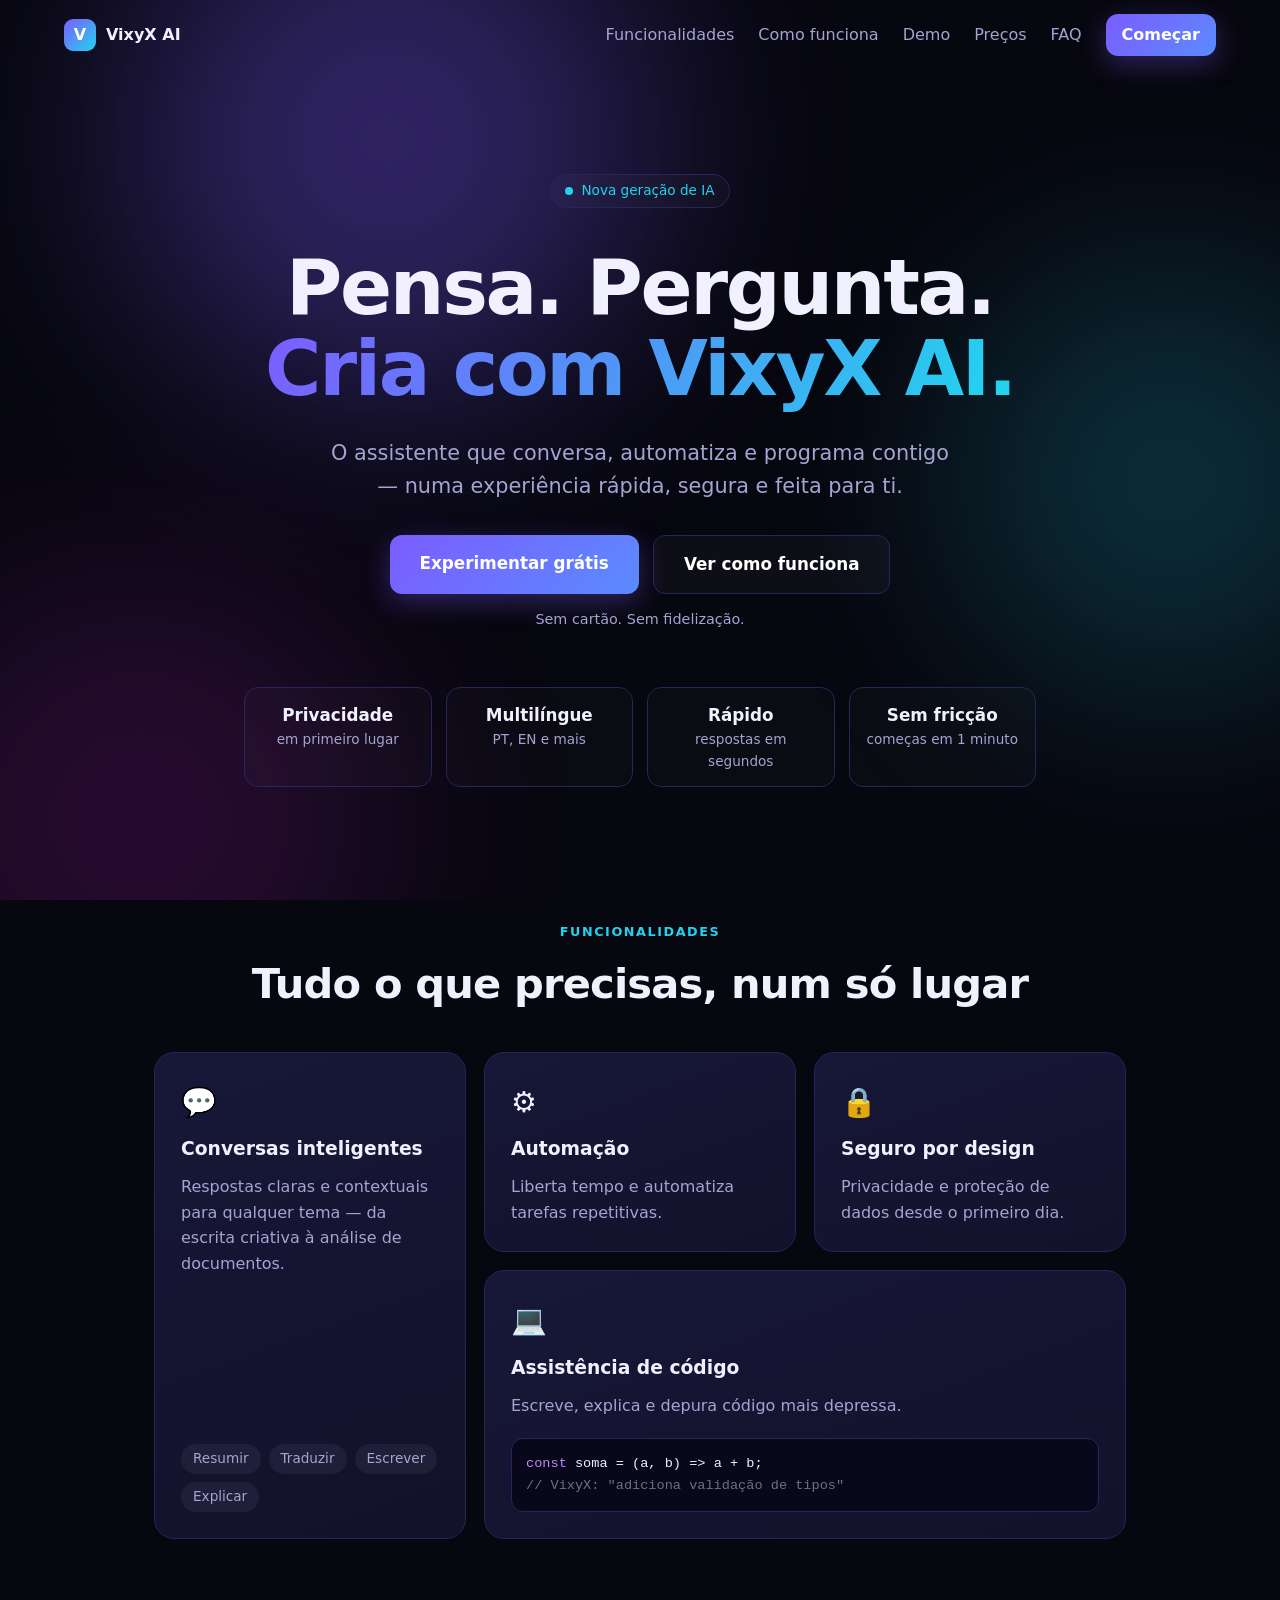
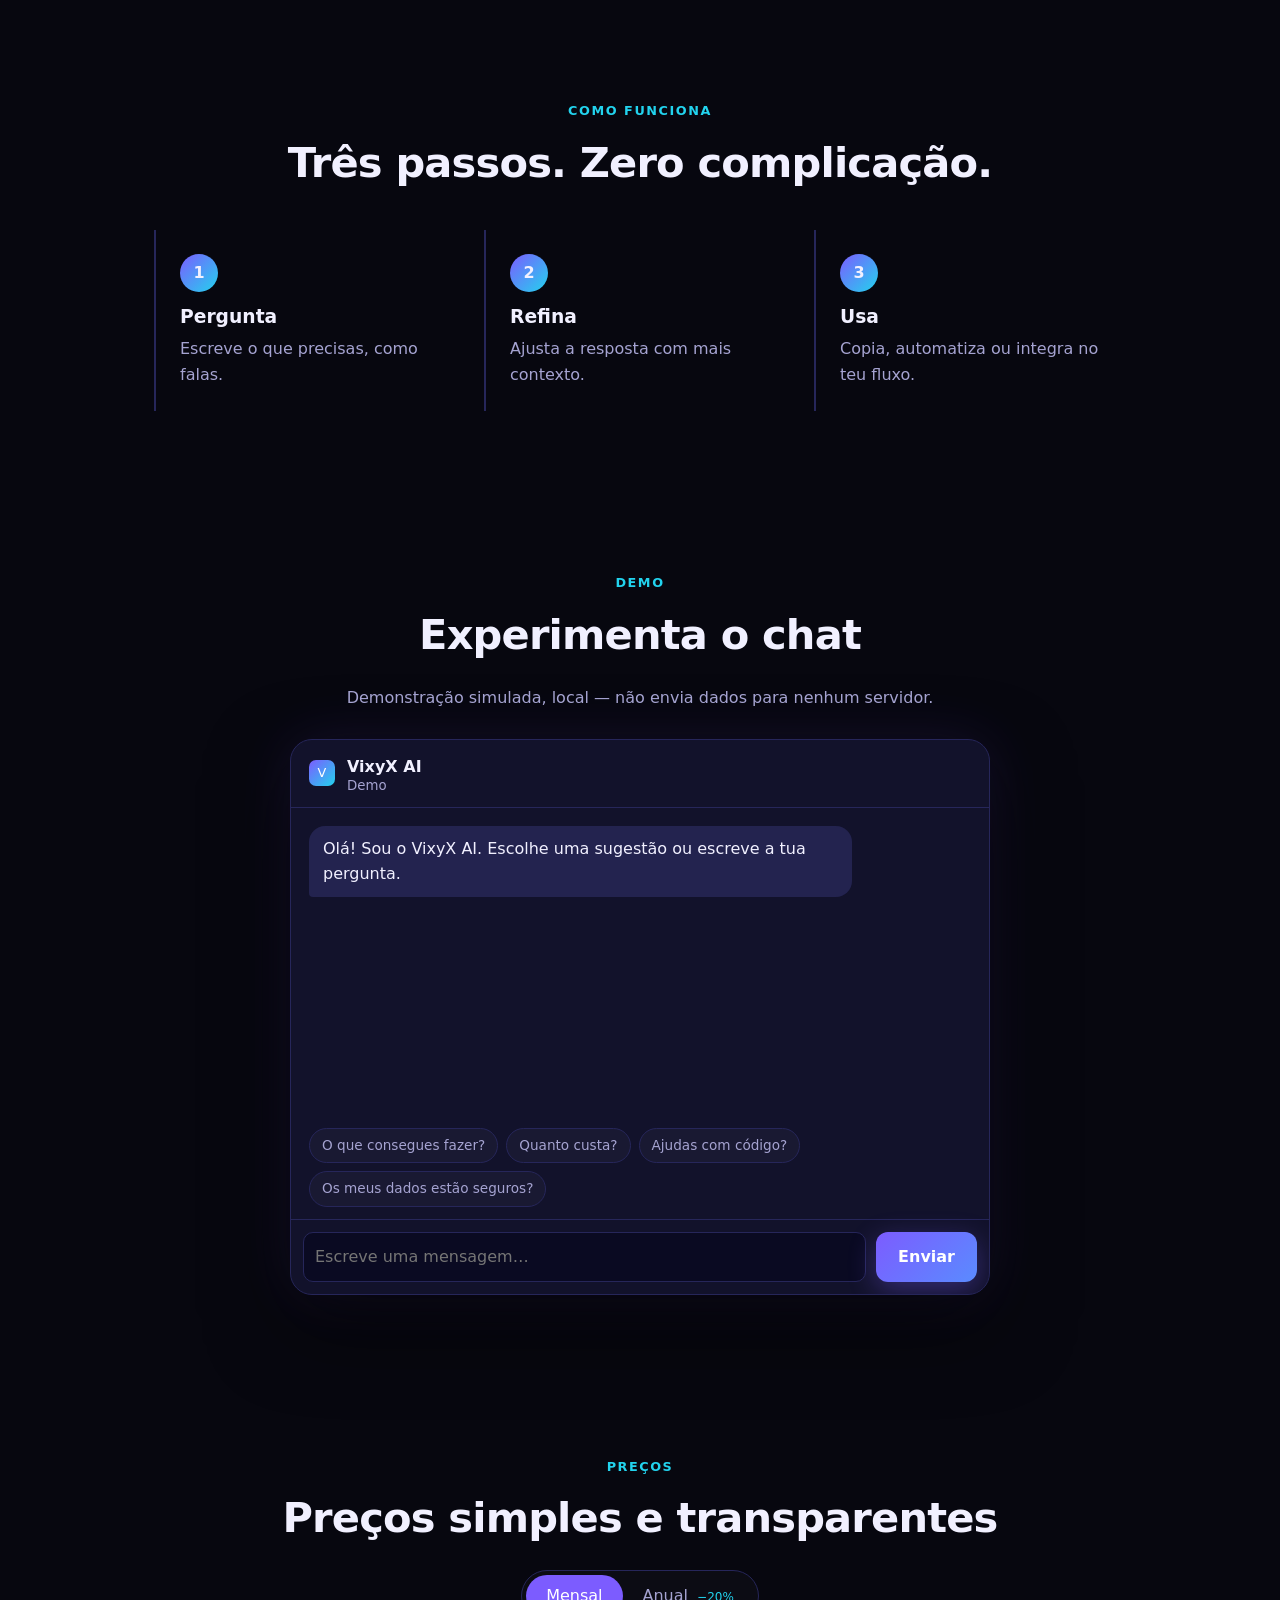
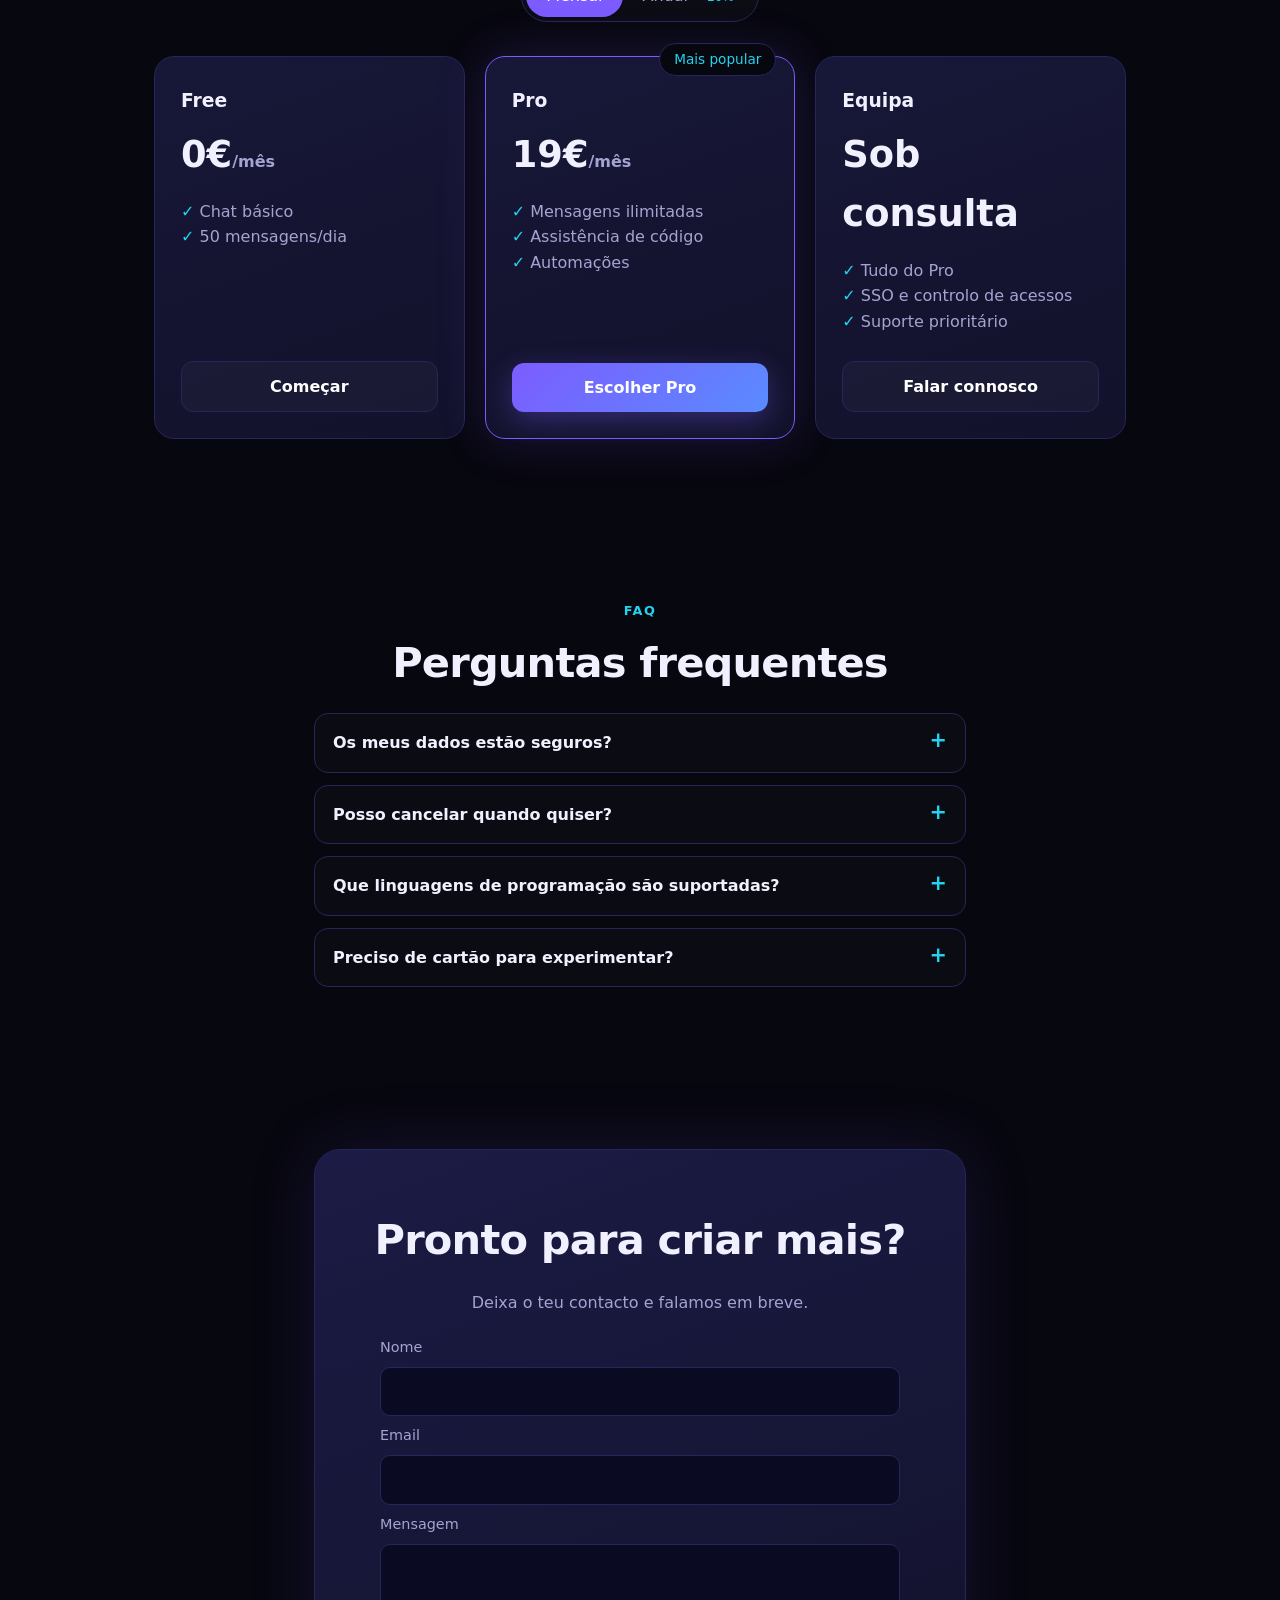
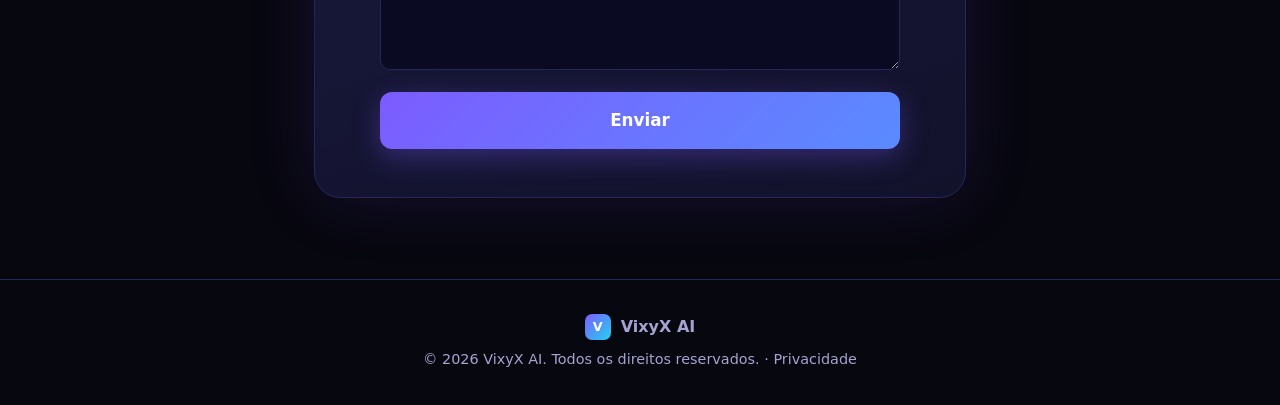
<file: index.html>
<!DOCTYPE html>
<html lang="pt">
<head>
<meta charset="utf-8">
<meta name="viewport" content="width=device-width, initial-scale=1">
<title>VixyX AI — Cria mais, faz mais com IA</title>
<meta name="description" content="VixyX AI: conversas inteligentes, automação e assistência de código numa plataforma segura e intuitiva. Experimenta a demo grátis.">
<meta name="theme-color" content="#07070f">
<link rel="canonical" href="https://vixyx.ai/">
<meta property="og:type" content="website">
<meta property="og:title" content="VixyX AI — Cria mais, faz mais com IA">
<meta property="og:description" content="Conversas inteligentes, automação e assistência de código numa plataforma segura.">
<meta property="og:url" content="https://vixyx.ai/">
<meta property="og:image" content="https://vixyx.ai/og-image.png">
<meta property="og:image:width" content="1200">
<meta property="og:image:height" content="630">
<meta name="twitter:card" content="summary_large_image">
<meta name="twitter:image" content="https://vixyx.ai/og-image.png">
<link rel="icon" href="data:image/svg+xml,%3Csvg xmlns='http://www.w3.org/2000/svg' viewBox='0 0 32 32'%3E%3Crect width='32' height='32' rx='8' fill='%237c5cff'/%3E%3Ctext x='16' y='22' font-size='18' text-anchor='middle' fill='white' font-family='Arial' font-weight='bold'%3EV%3C/text%3E%3C/svg%3E">
<script type="application/ld+json">
{"@context":"https://schema.org","@graph":[
{"@type":"SoftwareApplication","name":"VixyX AI","applicationCategory":"BusinessApplication","operatingSystem":"Web","description":"Plataforma de IA para conversas, automação e código.","offers":{"@type":"Offer","price":"0","priceCurrency":"EUR"}},
{"@type":"FAQPage","mainEntity":[
{"@type":"Question","name":"Os meus dados estão seguros?","acceptedAnswer":{"@type":"Answer","text":"Sim. A privacidade é um princípio de design: os teus dados são protegidos e não são vendidos."}},
{"@type":"Question","name":"Posso cancelar quando quiser?","acceptedAnswer":{"@type":"Answer","text":"Sim, sem fidelização. Cancelas a qualquer momento."}},
{"@type":"Question","name":"Que linguagens de programação são suportadas?","acceptedAnswer":{"@type":"Answer","text":"As mais comuns, como Python, JavaScript, TypeScript, C#, Java, Go e Rust."}}
]}]}
</script>
<link rel="stylesheet" href="styles.css">
</head>
<body>
<div class="orbs" aria-hidden="true"><i></i><i></i><i></i></div>
<a class="skip" href="#main">Saltar para o conteúdo</a>

<header class="nav" id="nav">
  <a class="logo" href="#top" aria-label="VixyX AI"><span class="mark">V</span>VixyX AI</a>
  <button class="burger" id="burger" aria-label="Abrir menu" aria-expanded="false" aria-controls="menu"><span></span><span></span><span></span></button>
  <nav id="menu" aria-label="Principal">
    <a href="#funcionalidades">Funcionalidades</a>
    <a href="#como">Como funciona</a>
    <a href="#demo">Demo</a>
    <a href="#precos">Preços</a>
    <a href="#faq">FAQ</a>
    <a class="btn small" href="#contacto">Começar</a>
  </nav>
</header>

<main id="main">
<section class="hero" id="top">
  <p class="badge reveal"><span class="dot"></span> Nova geração de IA</p>
  <h1 class="reveal">Pensa. Pergunta.<br><span class="grad">Cria com VixyX AI.</span></h1>
  <p class="lead reveal">O assistente que conversa, automatiza e programa contigo — numa experiência rápida, segura e feita para ti.</p>
  <div class="cta reveal">
    <a class="btn lg" href="#demo">Experimentar grátis</a>
    <a class="btn ghost lg" href="#como">Ver como funciona</a>
  </div>
  <p class="note reveal">Sem cartão. Sem fidelização.</p>
  <ul class="proof reveal" aria-label="Princípios">
    <li><strong>Privacidade</strong><span>em primeiro lugar</span></li>
    <li><strong>Multilíngue</strong><span>PT, EN e mais</span></li>
    <li><strong>Rápido</strong><span>respostas em segundos</span></li>
    <li><strong>Sem fricção</strong><span>começas em 1 minuto</span></li>
  </ul>
</section>

<section id="funcionalidades" class="section">
  <p class="eyebrow">Funcionalidades</p>
  <h2>Tudo o que precisas, num só lugar</h2>
  <div class="bento">
    <article class="card big reveal"><span class="ico">💬</span><h3>Conversas inteligentes</h3><p>Respostas claras e contextuais para qualquer tema — da escrita criativa à análise de documentos.</p><div class="mini"><span>Resumir</span><span>Traduzir</span><span>Escrever</span><span>Explicar</span></div></article>
    <article class="card reveal"><span class="ico">⚙️</span><h3>Automação</h3><p>Liberta tempo e automatiza tarefas repetitivas.</p></article>
    <article class="card reveal"><span class="ico">🔒</span><h3>Seguro por design</h3><p>Privacidade e proteção de dados desde o primeiro dia.</p></article>
    <article class="card wide reveal"><span class="ico">💻</span><h3>Assistência de código</h3><p>Escreve, explica e depura código mais depressa.</p><pre><code><span class="k">const</span> soma = (a, b) =&gt; a + b;
<span class="c">// VixyX: "adiciona validação de tipos"</span></code></pre></article>
  </div>
</section>

<section id="como" class="section">
  <p class="eyebrow">Como funciona</p>
  <h2>Três passos. Zero complicação.</h2>
  <ol class="steps">
    <li class="reveal"><b>1</b><h3>Pergunta</h3><p>Escreve o que precisas, como falas.</p></li>
    <li class="reveal"><b>2</b><h3>Refina</h3><p>Ajusta a resposta com mais contexto.</p></li>
    <li class="reveal"><b>3</b><h3>Usa</h3><p>Copia, automatiza ou integra no teu fluxo.</p></li>
  </ol>
</section>

<section id="demo" class="section">
  <p class="eyebrow">Demo</p>
  <h2>Experimenta o chat</h2>
  <p class="sub">Demonstração simulada, local — não envia dados para nenhum servidor.</p>
  <div class="chat" role="region" aria-label="Demo de chat">
    <div class="chat-head"><span class="mark sm">V</span><div><strong>VixyX AI</strong><small>Demo</small></div></div>
    <div class="log" id="log" aria-live="polite">
      <div class="msg bot">Olá! Sou o VixyX AI. Escolhe uma sugestão ou escreve a tua pergunta.</div>
    </div>
    <div class="chips" id="chips">
      <button type="button">O que consegues fazer?</button>
      <button type="button">Quanto custa?</button>
      <button type="button">Ajudas com código?</button>
      <button type="button">Os meus dados estão seguros?</button>
    </div>
    <form id="form" autocomplete="off">
      <label class="sr" for="q">Mensagem</label>
      <input id="q" type="text" placeholder="Escreve uma mensagem…" maxlength="300" required>
      <button class="btn" type="submit">Enviar</button>
    </form>
  </div>
</section>

<section id="precos" class="section">
  <p class="eyebrow">Preços</p>
  <h2>Preços simples e transparentes</h2>
  <div class="toggle" role="group" aria-label="Período de faturação">
    <button type="button" class="on" data-p="m" aria-pressed="true">Mensal</button>
    <button type="button" data-p="a" aria-pressed="false">Anual <em>−20%</em></button>
  </div>
  <div class="grid three">
    <article class="card reveal"><h3>Free</h3><p class="price">0€<small>/mês</small></p><ul><li>Chat básico</li><li>50 mensagens/dia</li></ul><a class="btn ghost" href="#contacto">Começar</a></article>
    <article class="card pop reveal"><span class="badge">Mais popular</span><h3>Pro</h3><p class="price"><span id="pro">19</span>€<small>/mês</small></p><ul><li>Mensagens ilimitadas</li><li>Assistência de código</li><li>Automações</li></ul><a class="btn" href="#contacto">Escolher Pro</a></article>
    <article class="card reveal"><h3>Equipa</h3><p class="price">Sob consulta</p><ul><li>Tudo do Pro</li><li>SSO e controlo de acessos</li><li>Suporte prioritário</li></ul><a class="btn ghost" href="#contacto">Falar connosco</a></article>
  </div>
</section>

<section id="faq" class="section narrow">
  <p class="eyebrow">FAQ</p>
  <h2>Perguntas frequentes</h2>
  <details class="reveal"><summary>Os meus dados estão seguros?</summary><p>Sim. A privacidade é um princípio de design: os teus dados são protegidos e não são vendidos.</p></details>
  <details class="reveal"><summary>Posso cancelar quando quiser?</summary><p>Sim, sem fidelização. Cancelas a qualquer momento.</p></details>
  <details class="reveal"><summary>Que linguagens de programação são suportadas?</summary><p>As mais comuns, como Python, JavaScript, TypeScript, C#, Java, Go e Rust.</p></details>
  <details class="reveal"><summary>Preciso de cartão para experimentar?</summary><p>Não. O plano Free não exige cartão.</p></details>
</section>

<section id="contacto" class="section narrow">
  <div class="final">
    <h2>Pronto para criar mais?</h2>
    <p class="sub">Deixa o teu contacto e falamos em breve.</p>
    <form class="contact" id="contact" action="mailto:hello@vixyx.ai" method="post" enctype="text/plain">
      <label for="n">Nome</label><input id="n" name="nome" autocomplete="name" required>
      <label for="e">Email</label><input id="e" name="email" type="email" autocomplete="email" required>
      <label for="m">Mensagem</label><textarea id="m" name="mensagem" rows="4" required></textarea>
      <button class="btn lg" type="submit">Enviar</button>
    </form>
  </div>
</section>
</main>

<footer>
  <a class="logo" href="#top"><span class="mark sm">V</span>VixyX AI</a>
  <p>© <span id="y">2026</span> VixyX AI. Todos os direitos reservados. · <a href="privacidade.html">Privacidade</a></p>
</footer>
<script src="script.js"></script>
</body>
</html>
</file>
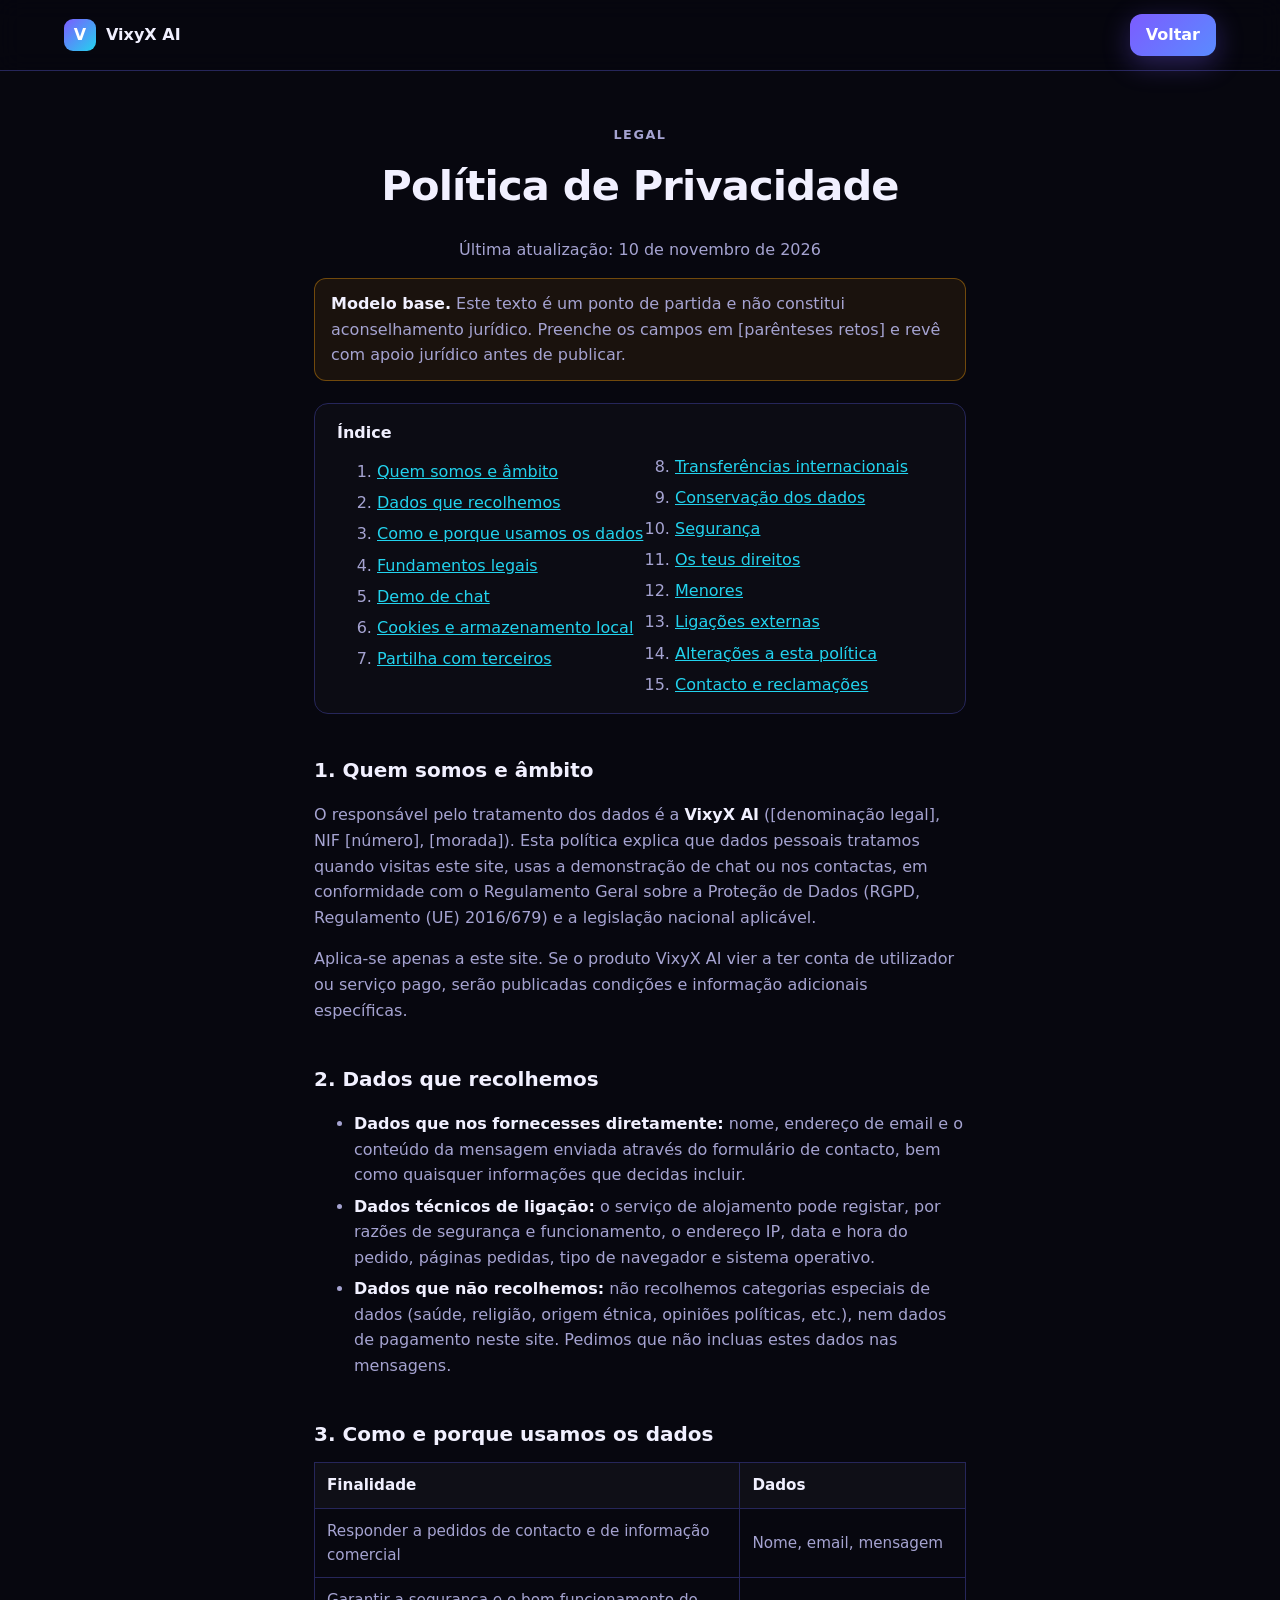
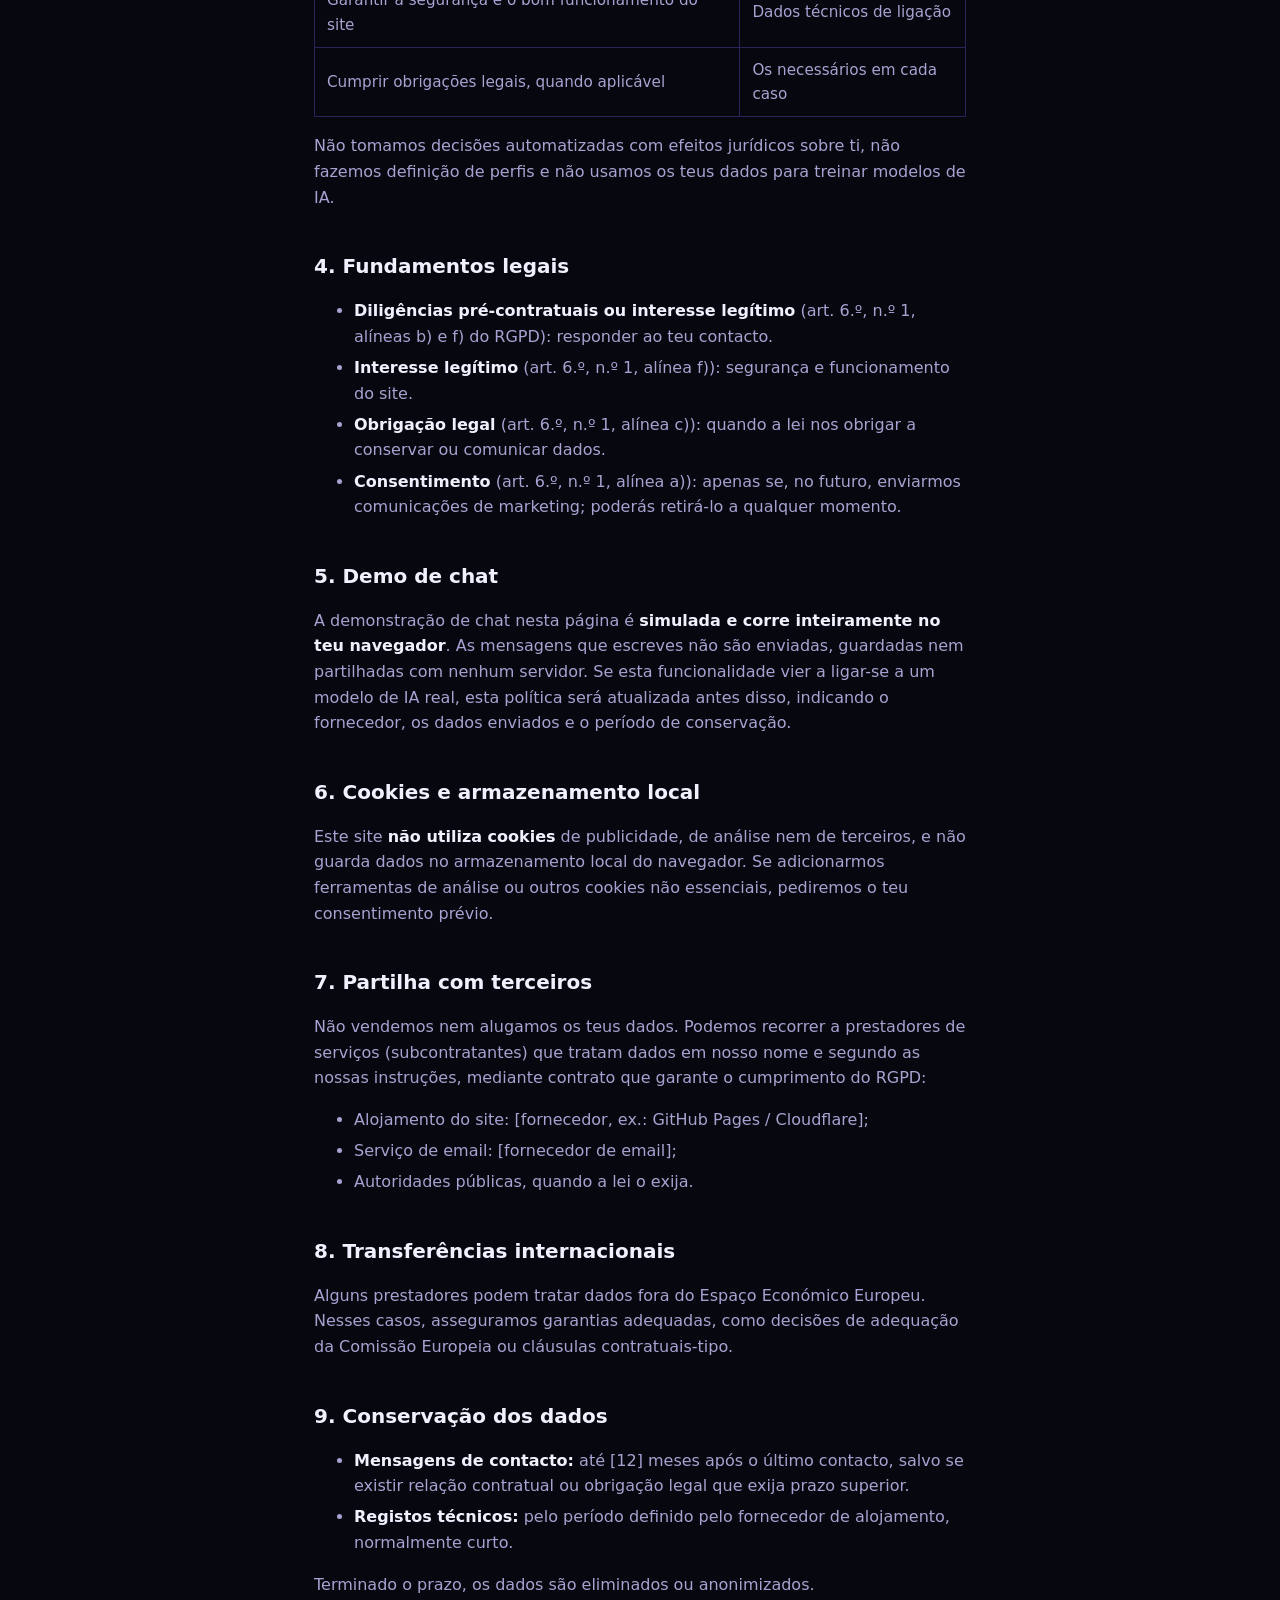
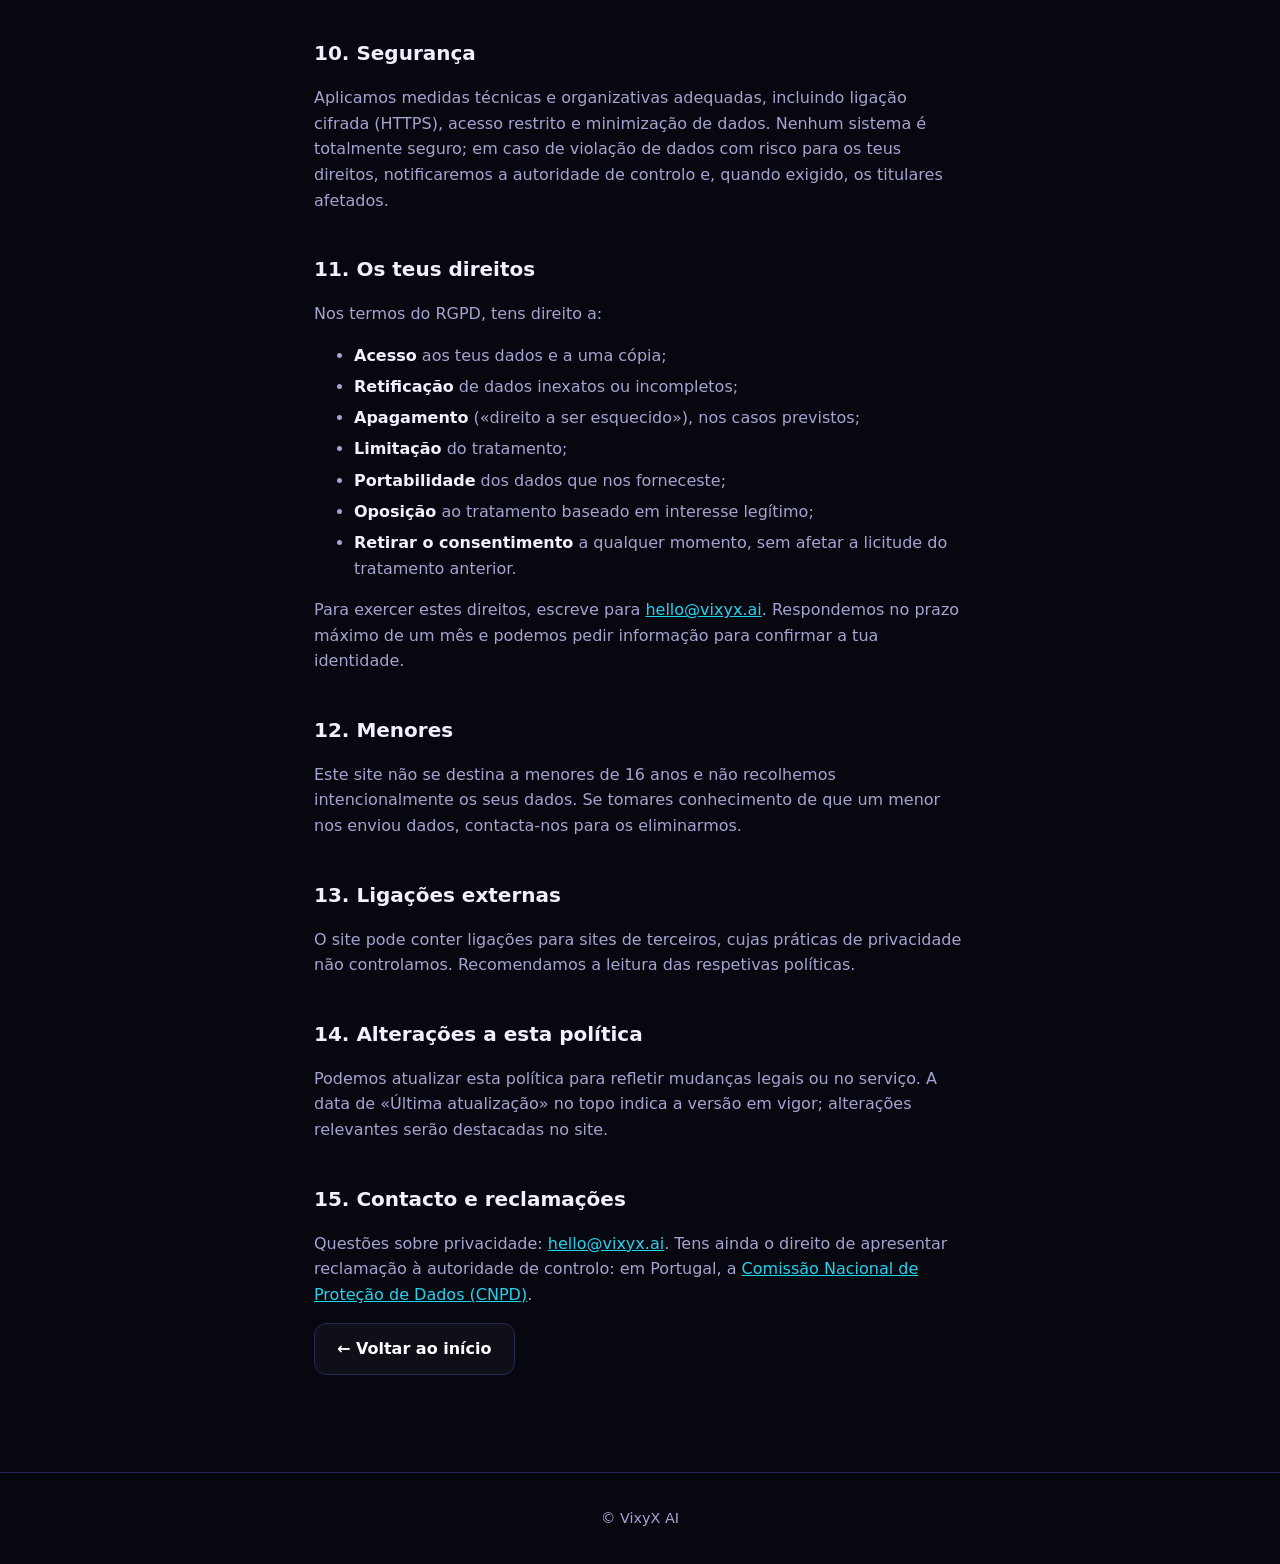
<file: privacidade.html>
<!DOCTYPE html>
<html lang="pt">
<head>
<meta charset="utf-8">
<meta name="viewport" content="width=device-width, initial-scale=1">
<title>Política de Privacidade — VixyX AI</title>
<meta name="description" content="Como o VixyX AI trata os dados pessoais.">
<link rel="canonical" href="https://vixyx.ai/privacidade.html">
<link rel="stylesheet" href="styles.css">
</head>
<body>
<header class="nav stuck"><a class="logo" href="index.html"><span class="mark">V</span>VixyX AI</a><nav><a class="btn small" href="index.html">Voltar</a></nav></header>
<main class="section narrow legal">
  <p class="eyebrow">Legal</p>
  <h2>Política de Privacidade</h2>
  <p class="sub">Última atualização: 10 de novembro de 2026</p>
  <p class="warn"><strong>Modelo base.</strong> Este texto é um ponto de partida e não constitui aconselhamento jurídico. Preenche os campos em [parênteses retos] e revê com apoio jurídico antes de publicar.</p>

  <nav class="toc" aria-label="Índice">
    <strong>Índice</strong>
    <ol>
      <li><a href="#s1">Quem somos e âmbito</a></li>
      <li><a href="#s2">Dados que recolhemos</a></li>
      <li><a href="#s3">Como e porque usamos os dados</a></li>
      <li><a href="#s4">Fundamentos legais</a></li>
      <li><a href="#s5">Demo de chat</a></li>
      <li><a href="#s6">Cookies e armazenamento local</a></li>
      <li><a href="#s7">Partilha com terceiros</a></li>
      <li><a href="#s8">Transferências internacionais</a></li>
      <li><a href="#s9">Conservação dos dados</a></li>
      <li><a href="#s10">Segurança</a></li>
      <li><a href="#s11">Os teus direitos</a></li>
      <li><a href="#s12">Menores</a></li>
      <li><a href="#s13">Ligações externas</a></li>
      <li><a href="#s14">Alterações a esta política</a></li>
      <li><a href="#s15">Contacto e reclamações</a></li>
    </ol>
  </nav>

  <h3 id="s1">1. Quem somos e âmbito</h3>
  <p>O responsável pelo tratamento dos dados é a <strong>VixyX AI</strong> ([denominação legal], NIF [número], [morada]). Esta política explica que dados pessoais tratamos quando visitas este site, usas a demonstração de chat ou nos contactas, em conformidade com o Regulamento Geral sobre a Proteção de Dados (RGPD, Regulamento (UE) 2016/679) e a legislação nacional aplicável.</p>
  <p>Aplica-se apenas a este site. Se o produto VixyX AI vier a ter conta de utilizador ou serviço pago, serão publicadas condições e informação adicionais específicas.</p>

  <h3 id="s2">2. Dados que recolhemos</h3>
  <ul>
    <li><strong>Dados que nos fornecesses diretamente:</strong> nome, endereço de email e o conteúdo da mensagem enviada através do formulário de contacto, bem como quaisquer informações que decidas incluir.</li>
    <li><strong>Dados técnicos de ligação:</strong> o serviço de alojamento pode registar, por razões de segurança e funcionamento, o endereço IP, data e hora do pedido, páginas pedidas, tipo de navegador e sistema operativo.</li>
    <li><strong>Dados que não recolhemos:</strong> não recolhemos categorias especiais de dados (saúde, religião, origem étnica, opiniões políticas, etc.), nem dados de pagamento neste site. Pedimos que não incluas estes dados nas mensagens.</li>
  </ul>

  <h3 id="s3">3. Como e porque usamos os dados</h3>
  <table>
    <thead><tr><th>Finalidade</th><th>Dados</th></tr></thead>
    <tbody>
      <tr><td>Responder a pedidos de contacto e de informação comercial</td><td>Nome, email, mensagem</td></tr>
      <tr><td>Garantir a segurança e o bom funcionamento do site</td><td>Dados técnicos de ligação</td></tr>
      <tr><td>Cumprir obrigações legais, quando aplicável</td><td>Os necessários em cada caso</td></tr>
    </tbody>
  </table>
  <p>Não tomamos decisões automatizadas com efeitos jurídicos sobre ti, não fazemos definição de perfis e não usamos os teus dados para treinar modelos de IA.</p>

  <h3 id="s4">4. Fundamentos legais</h3>
  <ul>
    <li><strong>Diligências pré-contratuais ou interesse legítimo</strong> (art. 6.º, n.º 1, alíneas b) e f) do RGPD): responder ao teu contacto.</li>
    <li><strong>Interesse legítimo</strong> (art. 6.º, n.º 1, alínea f)): segurança e funcionamento do site.</li>
    <li><strong>Obrigação legal</strong> (art. 6.º, n.º 1, alínea c)): quando a lei nos obrigar a conservar ou comunicar dados.</li>
    <li><strong>Consentimento</strong> (art. 6.º, n.º 1, alínea a)): apenas se, no futuro, enviarmos comunicações de marketing; poderás retirá-lo a qualquer momento.</li>
  </ul>

  <h3 id="s5">5. Demo de chat</h3>
  <p>A demonstração de chat nesta página é <strong>simulada e corre inteiramente no teu navegador</strong>. As mensagens que escreves não são enviadas, guardadas nem partilhadas com nenhum servidor. Se esta funcionalidade vier a ligar-se a um modelo de IA real, esta política será atualizada antes disso, indicando o fornecedor, os dados enviados e o período de conservação.</p>

  <h3 id="s6">6. Cookies e armazenamento local</h3>
  <p>Este site <strong>não utiliza cookies</strong> de publicidade, de análise nem de terceiros, e não guarda dados no armazenamento local do navegador. Se adicionarmos ferramentas de análise ou outros cookies não essenciais, pediremos o teu consentimento prévio.</p>

  <h3 id="s7">7. Partilha com terceiros</h3>
  <p>Não vendemos nem alugamos os teus dados. Podemos recorrer a prestadores de serviços (subcontratantes) que tratam dados em nosso nome e segundo as nossas instruções, mediante contrato que garante o cumprimento do RGPD:</p>
  <ul>
    <li>Alojamento do site: [fornecedor, ex.: GitHub Pages / Cloudflare];</li>
    <li>Serviço de email: [fornecedor de email];</li>
    <li>Autoridades públicas, quando a lei o exija.</li>
  </ul>

  <h3 id="s8">8. Transferências internacionais</h3>
  <p>Alguns prestadores podem tratar dados fora do Espaço Económico Europeu. Nesses casos, asseguramos garantias adequadas, como decisões de adequação da Comissão Europeia ou cláusulas contratuais-tipo.</p>

  <h3 id="s9">9. Conservação dos dados</h3>
  <ul>
    <li><strong>Mensagens de contacto:</strong> até [12] meses após o último contacto, salvo se existir relação contratual ou obrigação legal que exija prazo superior.</li>
    <li><strong>Registos técnicos:</strong> pelo período definido pelo fornecedor de alojamento, normalmente curto.</li>
  </ul>
  <p>Terminado o prazo, os dados são eliminados ou anonimizados.</p>

  <h3 id="s10">10. Segurança</h3>
  <p>Aplicamos medidas técnicas e organizativas adequadas, incluindo ligação cifrada (HTTPS), acesso restrito e minimização de dados. Nenhum sistema é totalmente seguro; em caso de violação de dados com risco para os teus direitos, notificaremos a autoridade de controlo e, quando exigido, os titulares afetados.</p>

  <h3 id="s11">11. Os teus direitos</h3>
  <p>Nos termos do RGPD, tens direito a:</p>
  <ul>
    <li><strong>Acesso</strong> aos teus dados e a uma cópia;</li>
    <li><strong>Retificação</strong> de dados inexatos ou incompletos;</li>
    <li><strong>Apagamento</strong> («direito a ser esquecido»), nos casos previstos;</li>
    <li><strong>Limitação</strong> do tratamento;</li>
    <li><strong>Portabilidade</strong> dos dados que nos forneceste;</li>
    <li><strong>Oposição</strong> ao tratamento baseado em interesse legítimo;</li>
    <li><strong>Retirar o consentimento</strong> a qualquer momento, sem afetar a licitude do tratamento anterior.</li>
  </ul>
  <p>Para exercer estes direitos, escreve para <a href="mailto:hello@vixyx.ai">hello@vixyx.ai</a>. Respondemos no prazo máximo de um mês e podemos pedir informação para confirmar a tua identidade.</p>

  <h3 id="s12">12. Menores</h3>
  <p>Este site não se destina a menores de 16 anos e não recolhemos intencionalmente os seus dados. Se tomares conhecimento de que um menor nos enviou dados, contacta-nos para os eliminarmos.</p>

  <h3 id="s13">13. Ligações externas</h3>
  <p>O site pode conter ligações para sites de terceiros, cujas práticas de privacidade não controlamos. Recomendamos a leitura das respetivas políticas.</p>

  <h3 id="s14">14. Alterações a esta política</h3>
  <p>Podemos atualizar esta política para refletir mudanças legais ou no serviço. A data de «Última atualização» no topo indica a versão em vigor; alterações relevantes serão destacadas no site.</p>

  <h3 id="s15">15. Contacto e reclamações</h3>
  <p>Questões sobre privacidade: <a href="mailto:hello@vixyx.ai">hello@vixyx.ai</a>. Tens ainda o direito de apresentar reclamação à autoridade de controlo: em Portugal, a <a href="https://www.cnpd.pt" rel="noopener noreferrer">Comissão Nacional de Proteção de Dados (CNPD)</a>.</p>

  <p><a class="btn ghost" href="index.html">← Voltar ao início</a></p>
</main>
<footer><p>© VixyX AI</p></footer>
</body>
</html>
</file>
<file: styles.css>
:root{--bg:#07070f;--card:#12122b;--line:#26265a;--fg:#f1f0ff;--mut:#a5a3d1;--acc:#7c5cff;--acc2:#22d3ee}
*{box-sizing:border-box}
html{scroll-behavior:smooth;scroll-padding-top:80px}
body{margin:0;font-family:system-ui,-apple-system,Segoe UI,Roboto,sans-serif;background:var(--bg);color:var(--fg);line-height:1.6;overflow-x:hidden}
a{color:inherit;text-decoration:none}
button{font:inherit;color:inherit}
.skip{position:absolute;left:-999px}.skip:focus{left:8px;top:8px;background:#fff;color:#000;padding:8px;z-index:99}
.sr{position:absolute;width:1px;height:1px;overflow:hidden;clip:rect(0 0 0 0)}
:focus-visible{outline:2px solid var(--acc2);outline-offset:2px}

.orbs{position:fixed;inset:0;z-index:-1;overflow:hidden}
.orbs i{position:absolute;border-radius:50%;filter:blur(110px);opacity:.35;animation:float 18s ease-in-out infinite alternate}
.orbs i:nth-child(1){width:520px;height:520px;background:var(--acc);top:-120px;left:10%}
.orbs i:nth-child(2){width:420px;height:420px;background:var(--acc2);top:30%;right:-100px;animation-delay:-6s;opacity:.2}
.orbs i:nth-child(3){width:480px;height:480px;background:#c026d3;bottom:-160px;left:-100px;animation-delay:-12s;opacity:.18}
@keyframes float{to{transform:translate(60px,40px) scale(1.15)}}

.nav{position:sticky;top:0;z-index:20;display:flex;align-items:center;justify-content:space-between;padding:14px 5vw;transition:background .3s,border-color .3s;border-bottom:1px solid transparent}
.nav.stuck{background:#07070fd9;backdrop-filter:blur(12px);border-color:var(--line)}
.nav nav{display:flex;align-items:center;gap:24px;color:var(--mut)}
.nav nav a:not(.btn):hover{color:var(--fg)}
.logo{display:flex;align-items:center;gap:10px;font-weight:700}
.mark{display:grid;place-items:center;width:32px;height:32px;border-radius:9px;background:linear-gradient(135deg,var(--acc),var(--acc2));color:#fff}
.mark.sm{width:26px;height:26px;font-size:.8rem;border-radius:7px}
.burger{display:none;background:none;border:0;width:42px;height:42px;cursor:pointer;flex-direction:column;justify-content:center;gap:5px;padding:10px}
.burger span{display:block;height:2px;background:var(--fg);border-radius:2px;transition:.25s}
.burger[aria-expanded=true] span:nth-child(1){transform:translateY(7px) rotate(45deg)}
.burger[aria-expanded=true] span:nth-child(2){opacity:0}
.burger[aria-expanded=true] span:nth-child(3){transform:translateY(-7px) rotate(-45deg)}

.btn{display:inline-block;border:0;cursor:pointer;font-weight:600;color:#fff;padding:12px 22px;border-radius:12px;background:linear-gradient(135deg,var(--acc),#5a8bff);box-shadow:0 8px 28px #7c5cff55;transition:transform .15s,box-shadow .15s;text-align:center}
.btn:hover{transform:translateY(-2px);box-shadow:0 12px 34px #7c5cff77}
.btn.small{padding:8px 16px}.btn.lg{padding:15px 30px;font-size:1.05rem}
.btn.ghost{background:#ffffff08;border:1px solid var(--line);box-shadow:none}
.btn.ghost:hover{border-color:var(--acc)}

.hero{text-align:center;padding:10vh 5vw 6vh;max-width:920px;margin:auto}
.hero h1{font-size:clamp(2.4rem,7vw,4.8rem);line-height:1.05;margin:.35em 0;letter-spacing:-.03em}
.grad{background:linear-gradient(120deg,var(--acc),var(--acc2),#c084fc);background-size:200% auto;-webkit-background-clip:text;background-clip:text;color:transparent;animation:shine 6s linear infinite}
@keyframes shine{to{background-position:200% center}}
.lead{color:var(--mut);font-size:clamp(1.05rem,2.2vw,1.3rem);max-width:640px;margin:0 auto}
.cta{display:flex;gap:14px;justify-content:center;flex-wrap:wrap;margin-top:32px}
.note{color:var(--mut);font-size:.9rem;margin-top:14px}
.badge{display:inline-flex;align-items:center;gap:8px;padding:5px 14px;border:1px solid var(--line);border-radius:99px;color:var(--acc2);font-size:.85rem;background:#ffffff06}
.dot{width:8px;height:8px;border-radius:50%;background:var(--acc2);box-shadow:0 0 0 0 var(--acc2);animation:pulse 2s infinite}
@keyframes pulse{70%{box-shadow:0 0 0 10px transparent}}
.proof{list-style:none;padding:0;margin:56px 0 0;display:grid;grid-template-columns:repeat(auto-fit,minmax(150px,1fr));gap:14px}
.proof li{border:1px solid var(--line);background:#ffffff05;border-radius:14px;padding:14px;display:flex;flex-direction:column}
.proof strong{font-size:1.05rem}.proof span{color:var(--mut);font-size:.85rem}

.section{max-width:1100px;margin:auto;padding:9vh 5vw}
.section.narrow{max-width:780px}
.eyebrow{text-align:center;color:var(--acc2);font-weight:600;letter-spacing:.12em;text-transform:uppercase;font-size:.8rem;margin:0}
.section h2{font-size:clamp(1.7rem,4.2vw,2.6rem);text-align:center;margin:.2em 0 .4em;letter-spacing:-.02em}
.sub{text-align:center;color:var(--mut);margin-top:0}

.card{position:relative;background:linear-gradient(160deg,#171738,var(--card));border:1px solid var(--line);border-radius:20px;padding:26px;display:flex;flex-direction:column;gap:6px;transition:transform .25s,border-color .25s}
.card:hover{transform:translateY(-4px);border-color:#4a4aa0}
.card h3{margin:.2em 0}.card p{color:var(--mut);margin:0}
.ico{font-size:1.8rem}
.bento{display:grid;grid-template-columns:repeat(3,1fr);gap:18px;margin-top:34px}
.bento .big{grid-row:span 2}.bento .wide{grid-column:span 2}
.mini{display:flex;flex-wrap:wrap;gap:8px;margin-top:auto;padding-top:18px}
.mini span{padding:4px 12px;border-radius:99px;background:#ffffff0d;font-size:.85rem;color:var(--mut)}
pre{margin:14px 0 0;background:#08081a;border:1px solid var(--line);border-radius:12px;padding:14px;overflow-x:auto;font-size:.85rem}
.k{color:#c084fc}.c{color:#6b7280}

.steps{list-style:none;padding:0;margin:34px 0 0;display:grid;grid-template-columns:repeat(auto-fit,minmax(220px,1fr));gap:18px;counter-reset:s}
.steps li{padding:24px;border-left:2px solid var(--line)}
.steps b{display:grid;place-items:center;width:38px;height:38px;border-radius:50%;background:linear-gradient(135deg,var(--acc),var(--acc2));margin-bottom:10px}
.steps h3{margin:.2em 0}.steps p{color:var(--mut);margin:0}

.chat{max-width:700px;margin:28px auto 0;background:var(--card);border:1px solid var(--line);border-radius:22px;overflow:hidden;box-shadow:0 30px 80px #0008,0 0 60px #7c5cff22}
.chat-head{display:flex;align-items:center;gap:12px;padding:14px 18px;border-bottom:1px solid var(--line)}
.chat-head small{display:block;color:var(--mut);line-height:1}
.log{height:320px;overflow-y:auto;padding:18px;display:flex;flex-direction:column;gap:10px}
.msg{max-width:82%;padding:10px 14px;border-radius:16px;overflow-wrap:anywhere;animation:pop .25s}
@keyframes pop{from{opacity:0;transform:translateY(6px)}}
.msg.bot{background:#23234f;align-self:flex-start;border-bottom-left-radius:4px}
.msg.user{background:linear-gradient(135deg,var(--acc),#5a8bff);align-self:flex-end;border-bottom-right-radius:4px}
.typing{display:flex;gap:5px;align-items:center}
.typing i{width:7px;height:7px;border-radius:50%;background:var(--mut);animation:bounce 1s infinite}
.typing i:nth-child(2){animation-delay:.15s}.typing i:nth-child(3){animation-delay:.3s}
@keyframes bounce{40%{transform:translateY(-5px)}}
.chips{display:flex;flex-wrap:wrap;gap:8px;padding:0 18px 12px}
.chips button{cursor:pointer;background:#ffffff08;border:1px solid var(--line);border-radius:99px;padding:6px 12px;font-size:.85rem;color:var(--mut);transition:.15s}
.chips button:hover{border-color:var(--acc);color:var(--fg)}
.chat form{display:flex;gap:10px;padding:12px;border-top:1px solid var(--line)}
input,textarea{width:100%;font:inherit;color:var(--fg);background:#0a0a22;border:1px solid var(--line);border-radius:10px;padding:11px}
input:focus,textarea:focus{border-color:var(--acc);outline:0}

.toggle{display:flex;width:max-content;margin:18px auto 0;padding:4px;border:1px solid var(--line);border-radius:99px;background:#ffffff06}
.toggle button{border:0;background:none;padding:8px 20px;border-radius:99px;cursor:pointer;color:var(--mut)}
.toggle button.on{background:var(--acc);color:#fff}
.toggle em{font-style:normal;font-size:.75rem;color:var(--acc2);margin-left:4px}
.toggle .on em{color:#fff}
.grid{display:grid;gap:20px;margin-top:34px}
.grid.three{grid-template-columns:repeat(auto-fit,minmax(260px,1fr))}
.card.pop{border-color:var(--acc);box-shadow:0 0 50px #7c5cff33}
.card .badge{position:absolute;top:-14px;right:18px;background:var(--bg)}
.price{font-size:2.3rem;font-weight:700;color:var(--fg)!important}.price small{font-size:1rem;color:var(--mut)}
.card ul{list-style:none;padding:0;margin:8px 0 20px;color:var(--mut);flex:1}
.card li:before{content:"✓ ";color:var(--acc2)}

details{border:1px solid var(--line);border-radius:14px;background:#ffffff05;margin-top:12px;padding:0 18px}
summary{cursor:pointer;padding:16px 0;font-weight:600;list-style:none;display:flex;justify-content:space-between;gap:10px}
summary::-webkit-details-marker{display:none}
summary:after{content:"+";color:var(--acc2);font-size:1.3rem;line-height:1}
details[open] summary:after{content:"−"}
details p{color:var(--mut);margin:0 0 16px}

.final{border:1px solid var(--line);border-radius:26px;padding:clamp(24px,5vw,48px);background:linear-gradient(160deg,#1b1b45,var(--card));box-shadow:0 0 70px #7c5cff22}
.contact{max-width:520px;margin:20px auto 0;display:flex;flex-direction:column;gap:8px}
.contact label{color:var(--mut);font-size:.9rem}
.contact .btn{margin-top:14px}
.legal{padding-top:6vh}
.legal h3{margin:2em 0 .4em;font-size:1.25rem;scroll-margin-top:90px}
.legal p,.legal li{color:var(--mut)}
.legal li{margin:.35em 0}
.legal strong{color:var(--fg)}
.legal a:not(.btn){color:var(--acc2);text-decoration:underline}
.warn{border:1px solid #f59e0b66;background:#f59e0b14;border-radius:12px;padding:12px 16px}
.toc{border:1px solid var(--line);background:#ffffff05;border-radius:14px;padding:16px 22px;margin:22px 0}
.toc ol{margin:8px 0 0;columns:2;column-gap:30px}
.toc a{color:var(--mut)}.toc a:hover{color:var(--fg)}
.legal table{width:100%;border-collapse:collapse;margin:12px 0;font-size:.95rem}
.legal th,.legal td{border:1px solid var(--line);padding:10px 12px;text-align:left;color:var(--mut)}
.legal th{color:var(--fg);background:#ffffff08}
@media(max-width:640px){.toc ol{columns:1}}
footer{display:flex;flex-direction:column;align-items:center;gap:8px;text-align:center;color:var(--mut);padding:34px 5vw;border-top:1px solid var(--line)}
footer p{margin:0;font-size:.9rem}

.js .reveal{opacity:0;transform:translateY(22px);transition:opacity .7s,transform .7s}
.js .reveal.in{opacity:1;transform:none}

@media(max-width:820px){
  .bento{grid-template-columns:1fr}.bento .big{grid-row:auto}.bento .wide{grid-column:auto}
  .burger{display:flex}
  .nav nav{position:fixed;inset:64px 0 auto 0;flex-direction:column;gap:4px;padding:16px 5vw 24px;background:#07070ff2;backdrop-filter:blur(14px);border-bottom:1px solid var(--line);transform:translateY(-130%);transition:transform .3s}
  .nav nav.open{transform:none}
  .nav nav a{padding:10px 0;width:100%;text-align:center}
}
@media(prefers-reduced-motion:reduce){
  html{scroll-behavior:auto}
  *,*:before,*:after{animation:none!important;transition:none!important}
  .js .reveal{opacity:1;transform:none}
}
</file>
